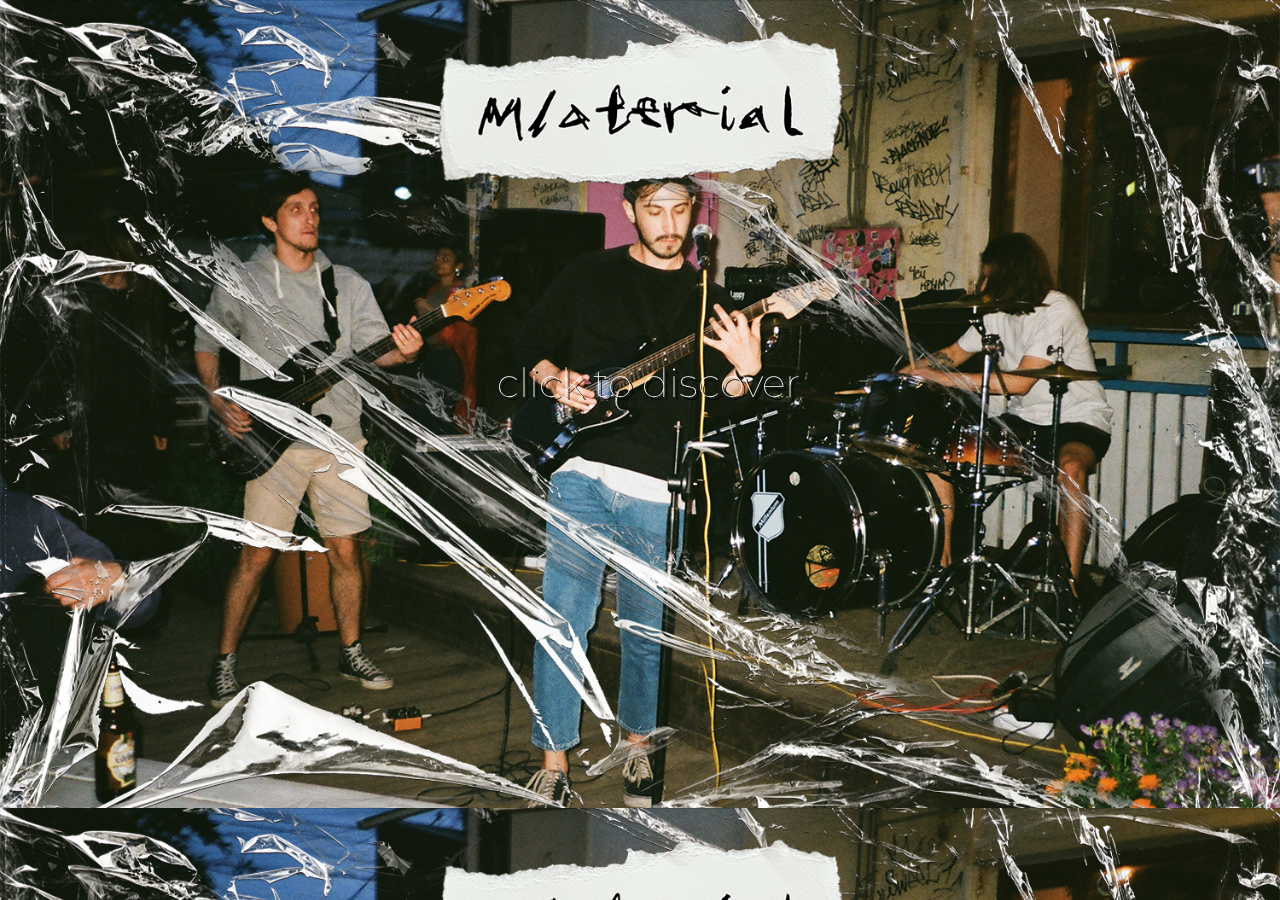
<file: index.html>
<!DOCTYPE html>
<html lang="en">
<head>
    <meta charset="UTF-8">
    <meta name=“viewport” content=“width=device-width, initial-scale=1.0”>
    <meta http-equiv=“X-UA-Compatible” content=“ie=edge”>
    <title>m/aterial | Start</title>
    <link rel="stylesheet" type="text/css" href="../start.css" />
</head>

<body background="/img/bandwithlogo.png">
    <a href="/second.html"><h1 id="open">click to discover</h1></a>
    <!-- when user clicks on this text, they will be redirected to second.html -->
</body>
</html>
</file>
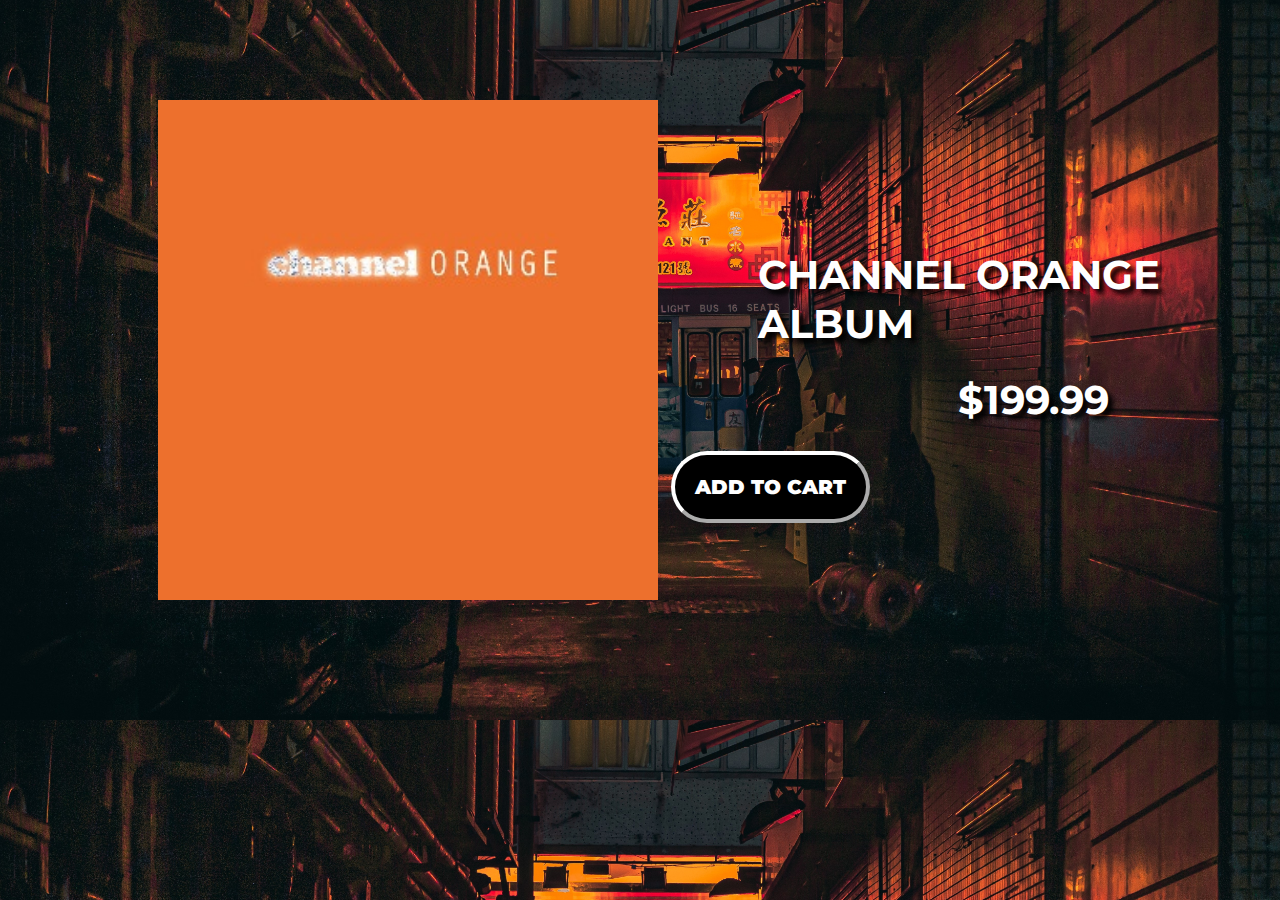
<file: channelorange.html>
<!DOCTYPE html>
<html lang="en">
<head>
    <meta charset="UTF-8">
    <meta http-equiv="X-UA-Compatible" content="IE=edge">
    <meta name="viewport" content="width=device-width, initial-scale=1.0">
    <link rel="stylesheet" type="text/css" href="../channelorange.css" />
    <title>m/aterial</title>
</head>
<body background="/img/alley.jpg">
    <div id="description">
        <h1>CHANNEL ORANGE ALBUM</h1>
        <h1 id="price">$199.99</h1>
    </div>
    <a href="#"><button id="button">ADD TO CART</button></a>
    <img src="/img/channelorange.jpg" width=500px>
</body>
</html>
</file>
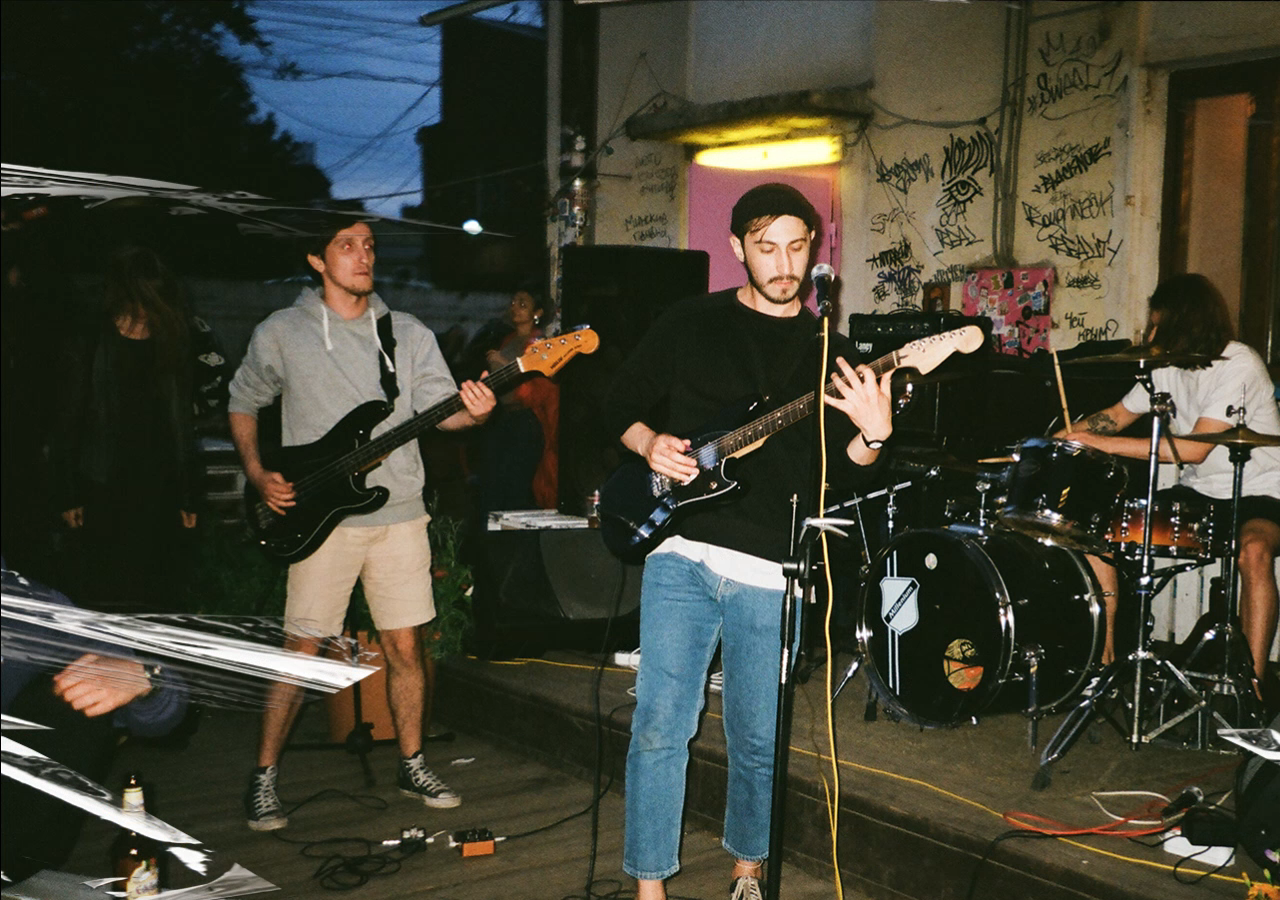
<file: second.html>
<!DOCTYPE html>
<html lang="en">
<head>
    <meta charset="UTF-8">
    <meta http-equiv="X-UA-Compatible" content="IE=edge">
    <meta name="viewport" content="width=device-width, initial-scale=1.0">
    <meta http-equiv="refresh" content ="2; url = /storefront.html">
    <!-- autoredirects to the storefront.html page, which is the Homepage -->
    <title>m/aterial</title>
    <link rel="stylesheet" href="../second.css">
</head>
<body>
    <video autoplay muted id="band">
        <source src="/final video.mp4" type="video/mp4">
    </video>
</body>
</html>
</file>
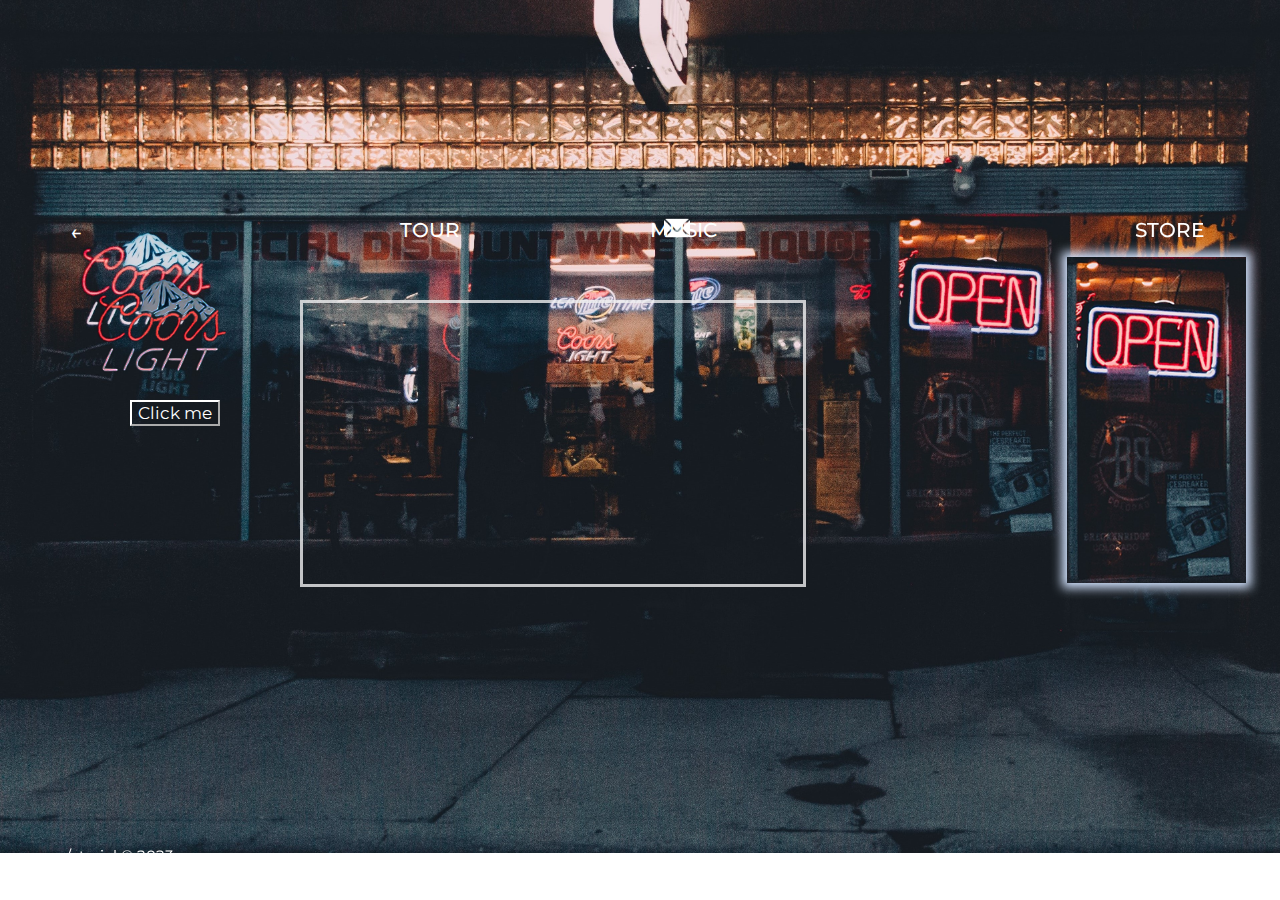
<file: storefront.html>
<!DOCTYPE html>
<html lang="en">
<head>
    <meta charset="UTF-8">
    <meta http-equiv="X-UA-Compatible" content="IE=edge">
    <meta name="viewport" content="width=device-width, initial-scale=1.0">
    <link rel="stylesheet" type="text/css" href="../storefront.css" />
    <title>m/aterial | Homepage</title>
</head>
<body background="/img/storefront.jpg">
    <a href="/store.html"><img id="door" src="/img/door.png"></a>
    <img id="sign" src="/img/dark sign.png">
    <button onclick="myFunction()" id="switch">Click me</button>
    <script src="javascript/storefront.js"></script>
    <a href="index.html"><p id="back">&#x2190;</p></a>
    <a href="#"><h1 id="tour">TOUR</h1></a>
    <a href="#"><h1 id="music">MUSIC</h1></a>
    <div class="video">
        <iframe style="border: 3px solid rgba(239, 239, 240, 0.8)" width="500" height="281" src="https://www.youtube.com/embed/OxMLCkWm6Dc" 
        title="YouTube video player" frameborder="0" allow="accelerometer; autoplay; 
        clipboard-write; encrypted-media; gyroscope; picture-in-picture; web-share" 
        allowfullscreen></iframe>
    </div>
    <a href="#"><img id="mail" src="/img/mail.png"></img></a>
    <h1 id="store">STORE</h1>
    <!-- FOOTER -->
    <p id="material">m/aterial © 2023</p>
    <div class="socials">
        <a href="https://www.instagram.com/thewhalescall/"><img id="insta" src="/img/instagram.png" width="5%"></a>
        <a href="https://www.facebook.com/"><img id="fb" src="/img/facebook.png" width="5.5%"></a>
        <a href="img/woman pinching nose.jpg"><img id="twt" src="/img/twitter.png" width="5.5%"></a>
        <a href="https://images.squarespace-cdn.com/content/v1/623635c5a110bb7386489a87/3802ef9a-712f-43b9-b6bb-c80cd84775c2/transrightsgradient-01.png"><img id="yt" src="/img/youtube.png" width="6%"></a>
    </div>
</body>
</html>
</file>
<file: start.css>
@import url('https://fonts.googleapis.com/css2?family=Montserrat&display=swap');

body {
    background-size: cover;
    position: fixed;
    top: 0;
    left: 0;
    min-width: 100%;
    min-height: 100%;
    text-align: center;
}

#open {
    color: white;
    font-size: 40px;
    font-family: 'Montserrat', sans-serif;
    font-weight: 100;
    margin-top: 350px;
    text-align: center;
    text-shadow: 3px 3px 0px black;
    transition-property: font-size;
    transition-duration: 0.5s;
    animation: beat 2s ease-in-out infinite;
}

a:link {
    color:white;
    text-decoration: none;
}

a:visited {
    color:white;
    text-decoration: none;
}

#open:hover {
    font-size: 45px;
    text-shadow: 3px 3px 0px black;
}

@keyframes fadeIn {
    from {
        opacity:0;
    }
    
    to {
        opacity:1;
    }
}

@keyframes beat{
	0% {
        transform: scale(1);
    }

    50% {
        transform: scale(1.09);
    }

    100% {
        transform: scale(1);
    }
}
</file>
<file: channelorange.css>
@import url('https://fonts.googleapis.com/css2?family=Montserrat:ital,wght@0,300;1,700&display=swap');

body {
    background-size: cover;
    animation: fadeIn 1s;
}

#description {
    color: white;
    font-size: 20px;
    font-family: 'Montserrat', sans-serif;
    font-weight: 900;
    margin-left: 750px;
    margin-top: 250px;
    text-shadow: 5px 5px 5px black;
}

#price {
    margin-left: 200px;
}

img {
    top: 100px;
    margin-left: 150px;
    position: absolute;
}

#button {
    color: white;
    font-size: 20px;
    font-family: 'Montserrat', sans-serif;
    font-weight: 1000;
    background-color: black;
    padding: 20px;
    position: absolute;
    right: 410px;
    border-radius: 40px;
    border-width: 4px;
    border-color: white
}

a:link {
    color:white;
    text-decoration: none;
}

a:visited {
    color:white;
    text-decoration: none;
}

#button:hover {
    cursor: pointer;
}

@keyframes fadeIn {
    from {
        opacity:0;
    }
    
    to {
        opacity:1;
    }
}
</file>
<file: second.css>
@import url('https://fonts.googleapis.com/css2?family=Montserrat:ital,wght@0,300;1,700&display=swap');

video {
    object-fit: cover;
    position: fixed;
    top: 0;
    left: 0;
    min-width: 100%;
    min-height: 100%;
    animation: zoom-in 2s ease-in-out;
}

h1 {
    position: relative;
    color: white;
    font-size:30px;
    font-family: 'Montserrat', sans-serif;
    font-weight: 900;
    text-align: center;
    padding-top: 300px;
    padding-right: 0px;
    animation: fadeIn 1s;
    text-shadow: 2px 2px 10px black;
    transition-property: font-size;
    transition-duration: 0.5s;
}

a:link {
    color:white;
    text-decoration: none;
}

a:visited {
    color:white;
    text-decoration: none;
}

@keyframes zoom-in {
    0% {
      transform: scale(1);
    }
    100% {
      transform: scale(1.1);
    }
  }
</file>
<file: storefront.css>
@import url('https://fonts.googleapis.com/css2?family=Montserrat&display=swap');

body {
    background-size: cover;
    background-repeat: no-repeat;
    margin-right:100px;
    animation: fadeIn 1s;
}

#back {
    color: white;
    font-size: 20px;
    font-weight: 500;
    font-family: 'Montserrat', sans-serif;
    text-align: left;
    top: 200px;
    left: 70px;
    position: absolute;
}

#back::after { /* animation for underline upon hover*/
    content: '';
    position: absolute;
    width: 100%;
    transform: scaleX(0); /*x-axis*/
    height: 2px;
    bottom: 0;
    left: 0;
    background-color: white;
    transform-origin: bottom left;
    transition: transform 0.25s ease-out;
}

#back:hover::after{
    transform: scaleX(1);
    transform-origin: bottom right;
}

#back:visited {
    color: white;
    text-decoration: none;
}

#tour {
    color: white;
    font-size: 20px;
    font-weight: 500;
    font-family: 'Montserrat', sans-serif;
    top: 200px;
    left: 70px;
    position: absolute;
    top: 205px;
    left: 400px;
}

#tour::after { /* animation for underline upon hover*/
    content: '';
    position: absolute;
    width: 100%;
    transform: scaleX(0); /*x-axis*/
    height: 2px;
    bottom: 0;
    left: 0;
    background-color: white;
    transform-origin: bottom left;
    transition: transform 0.25s ease-out;
}

#tour:hover::after{
    transform: scaleX(1);
    transform-origin: bottom right;
}

#tour:visited {
    color: white;
    text-decoration: none;
}

#music {
    color: white;
    font-size: 20px;
    font-weight: 500;
    font-family: 'Montserrat', sans-serif;
    position: absolute;
    top: 205px;
    left: 650px;
}

#music::after { /* animation for underline upon hover*/
    content: '';
    position: absolute;
    width: 100%;
    transform: scaleX(0); /*x-axis*/
    height: 2px;
    bottom: 0;
    left: 0;
    background-color: white;
    transform-origin: bottom left;
    transition: transform 0.25s ease-out;
}

#music:hover::after{
    transform: scaleX(1);
    transform-origin: bottom right;
}

#music:visited {
    color: white;
    text-decoration: none;
}

#mail {
    position: absolute;
    width: 2%;
    top: 215px;
    right: 590px;
}

#store {
    color: white;
    font-size: 20px;
    font-weight: 500;
    font-family: 'Montserrat', sans-serif;
    position: absolute;
    top: 205px;
    left: 1135px;
}

#door {
    width: 14%;
    position: fixed;
    top: 257px;
    left: 1067px;
    transition: all .3s ease-in-out;
    box-shadow: 0 0 10px 5px #D3E4FF;
    animation: blink 3s infinite ease-in-out alternate;
}

#door:hover {
    transform: scale(1.03);
    animation: none;
}

#sign {
    width: 10.2%;
    position: fixed;
    top: 278px;
    left: 96px;
}

#switch {
    position: absolute;
    left: 130px;
    top: 400px;
    /* BUTTON */
    border-color: white;
    background-color: transparent;
    /* FONT START */
    font-size: 17px;
    font-family: 'Montserrat', sans-serif;
    color: white;
    /* FONT END */
    cursor: pointer;
}

#material {
    color: white;
    font-size: 15px;
    font-family: 'Montserrat', sans-serif;
    padding-top: 100px;
    padding-bottom: 50px;
    left: 700px;
    position: fixed;
    left: 50px;
    bottom: -30px;
}

.socials{
    position: fixed;
    right: -200px;
    bottom: 20px;
}

#insta {
    position: inherit;
    padding-right: 5px;
}

#fb {
    position: inherit;
    padding-right: 5px;
}

#twt {
    position: inherit;
    padding-right: 5px;
}

#yt {
    position: inherit;
    top: 10px;
}

.video {
    position: absolute;
    top: 300px;
    left: 300px;
}

@keyframes fadeIn {
    from {
        opacity:0;
    }
    
    to {
        opacity:1;
    }
}

@keyframes blink {
    52%, 60%, 79%{
        opacity: 1;
    }

    58%, 63%, 76%, 78%{
        opacity: 0.2;
    }

    57%, 69%, 77%{
        opacity: 0.8;
    }
}
</file>
